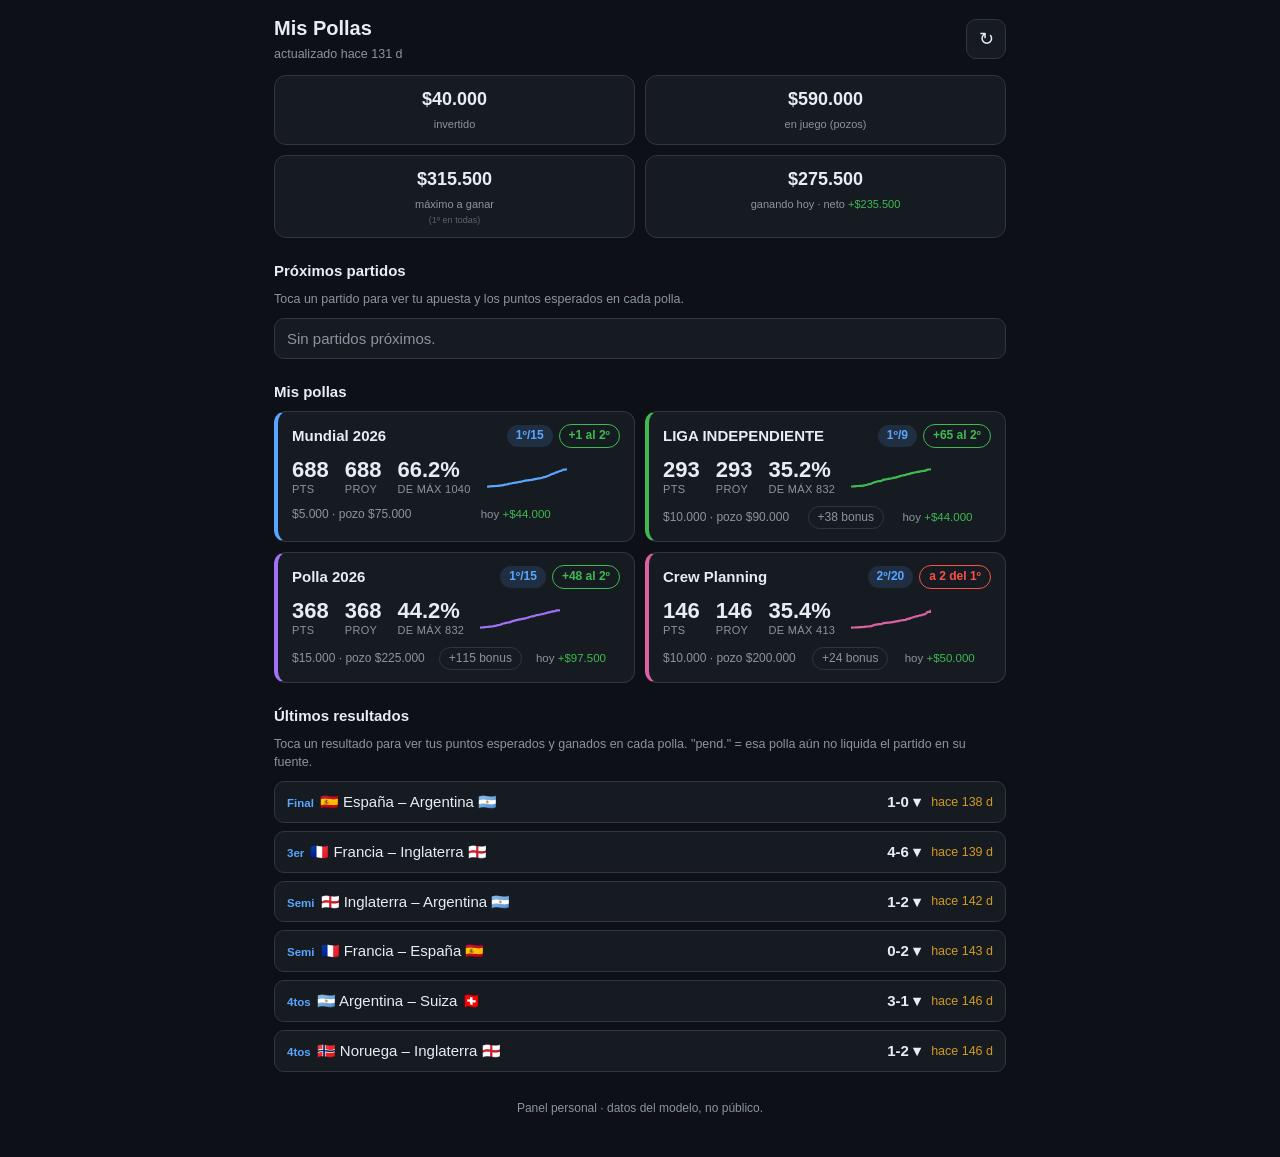
<file: index.html>
<!DOCTYPE html>
<html lang="es">
<head>
<meta charset="utf-8">
<meta name="viewport" content="width=device-width, initial-scale=1, viewport-fit=cover">
<meta name="theme-color" content="#0d1117">
<meta name="robots" content="noindex, nofollow">
<meta name="apple-mobile-web-app-capable" content="yes">
<meta name="apple-mobile-web-app-status-bar-style" content="black-translucent">
<title>Mis Pollas</title>
<link rel="manifest" href="manifest.webmanifest">
<link rel="icon" href="icon.svg" type="image/svg+xml">
<link rel="apple-touch-icon" href="icon.svg">
<link rel="stylesheet" href="styles.css">
</head>
<body>
<div class="wrap">
  <header class="top">
    <div class="ttl">
      <button id="back" class="btn ghost" hidden aria-label="Volver">‹</button>
      <div>
        <h1 id="title">Mis Pollas</h1>
        <div class="muted" id="updated">cargando…</div>
      </div>
    </div>
    <button id="refresh" class="btn" aria-label="Actualizar">↻</button>
  </header>

  <div id="status" class="status" hidden></div>

  <main id="view" aria-busy="true"></main>

  <footer class="foot muted">Panel personal · datos del modelo, no público.</footer>
</div>

<!-- fallback para abrir en file:// (fetch local suele estar bloqueado). Si no existe, se ignora. -->
<script src="data/polla.js" onerror="window.__POLLA_NOJS__=1"></script>
<script src="app.js"></script>
</body>
</html>
</file>
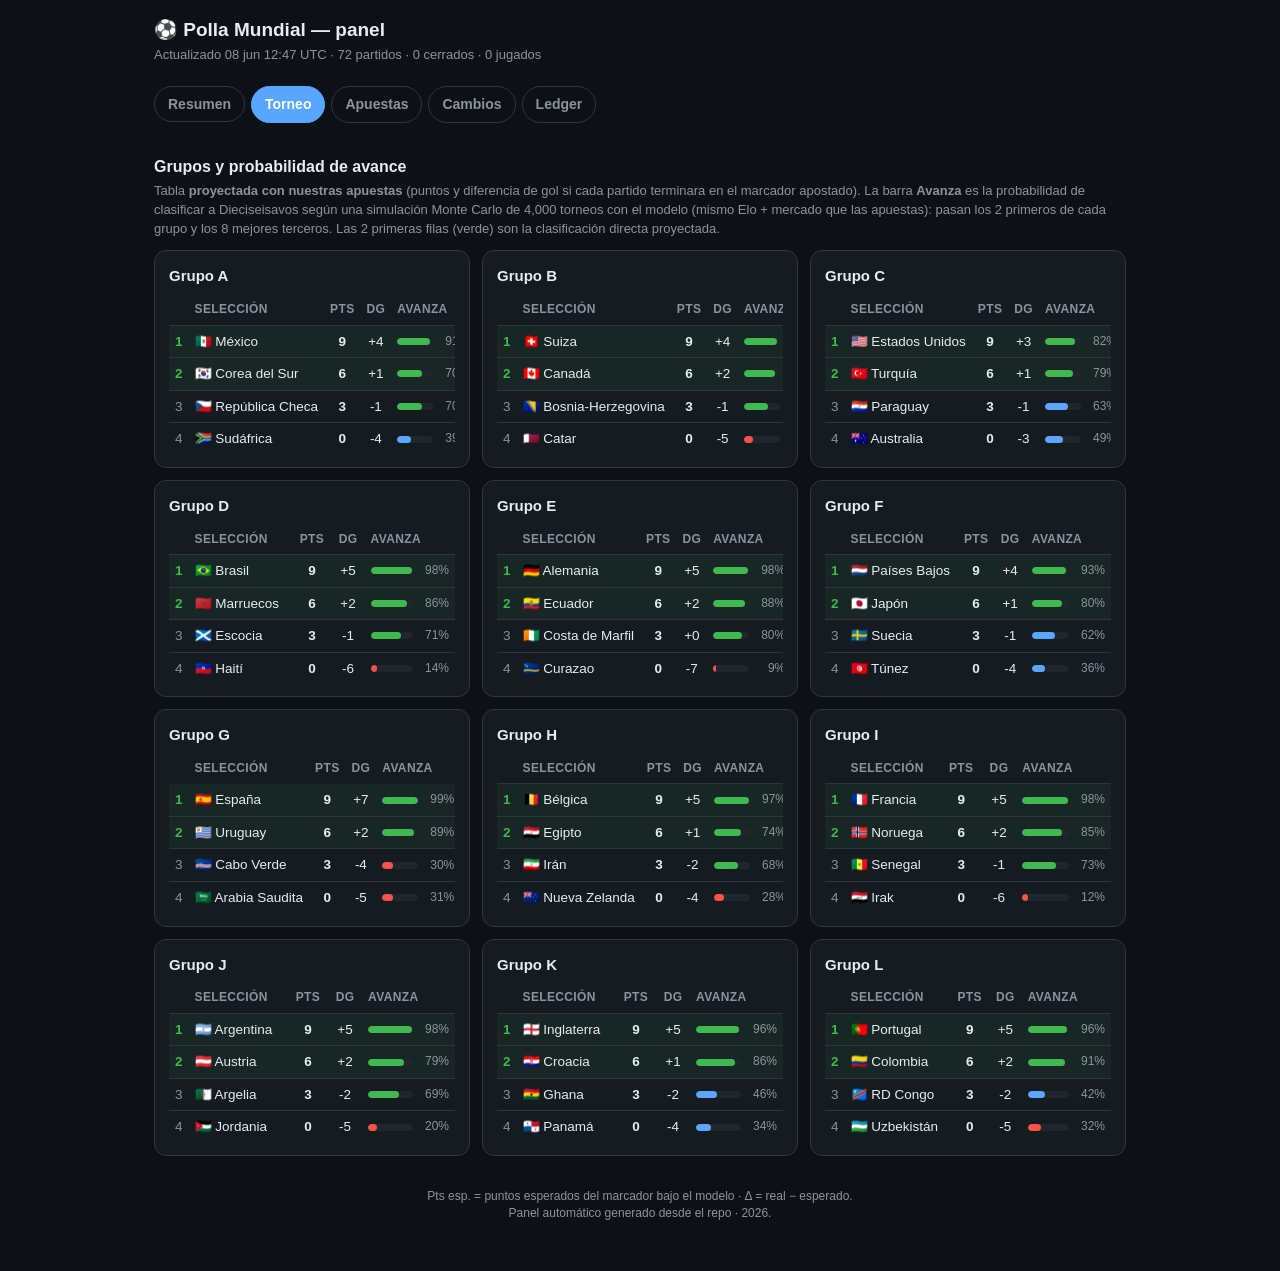
<file: torneo.html>
<!DOCTYPE html>
<html lang="es">
<head>
<meta charset="utf-8">
<meta name="viewport" content="width=device-width, initial-scale=1, viewport-fit=cover">
<meta name="theme-color" content="#0d1117">
<link rel="apple-touch-icon" href="icon.png">
<link rel="icon" href="icon.png">
<title>Torneo — polla</title>

<style>
  :root { --bg:#0d1117; --card:#161b22; --line:#30363d; --txt:#e6edf3; --dim:#8b949e;
           --pos:#3fb950; --neg:#f85149; --accent:#58a6ff; }
  * { box-sizing:border-box; }
  body { margin:0; background:var(--bg); color:var(--txt); font:15px/1.45
         -apple-system,BlinkMacSystemFont,"Segoe UI",Roboto,Helvetica,Arial,sans-serif; }
  .wrap { max-width:1000px; margin:0 auto; padding:14px 14px 48px; }
  header h1 { font-size:19px; margin:2px 0; }
  header .meta { color:var(--dim); font-size:13px; }
  .nav { display:flex; gap:6px; margin:14px 0 8px; flex-wrap:wrap;
          position:sticky; top:0; background:var(--bg); padding:8px 0; z-index:5; }
  .nav a { color:var(--dim); text-decoration:none; font-size:14px; font-weight:600;
            padding:7px 13px; border:1px solid var(--line); border-radius:999px; }
  .nav a.active { color:#fff; background:var(--accent); border-color:var(--accent); }
  .kpis { display:grid; grid-template-columns:repeat(auto-fit,minmax(150px,1fr));
           gap:10px; margin:14px 0; }
  .kpi { background:var(--card); border:1px solid var(--line); border-radius:12px; padding:12px 14px; }
  .kpi-val { font-size:26px; font-weight:700; }
  .kpi-lbl { color:var(--dim); font-size:12px; text-transform:uppercase; letter-spacing:.04em; }
  .kpi-sub { color:var(--dim); font-size:12px; margin-top:4px; }
  section { margin:24px 0; }
  section > h2 { font-size:16px; margin:0 0 4px; }
  .cap { color:var(--dim); font-size:13px; margin:0 0 12px; }
  .chart { position:relative; height:300px; background:var(--card); border:1px solid var(--line);
            border-radius:12px; padding:12px; }
  .grid { display:grid; grid-template-columns:repeat(auto-fill,minmax(300px,1fr)); gap:12px; }
  .card { background:var(--card); border:1px solid var(--line); border-radius:12px; padding:12px 14px; min-width:0; }
  .card h3 { margin:2px 0 8px; font-size:15px; }
  .card .tbl { border:none; border-radius:0; }
  .card td, .card th { padding:6px 6px; }
  td.pos { color:var(--dim); width:14px; text-align:center; }
  tr.qual td.pos { color:var(--pos); font-weight:700; }
  tr.qual { background:rgba(63,185,80,.07); }
  .pcell { display:flex; align-items:center; gap:6px; min-width:72px; }
  .pbar { flex:1; height:7px; background:#21262d; border-radius:5px; overflow:hidden; }
  .pbar span { display:block; height:100%; border-radius:5px; }
  .pbar.hi span { background:var(--pos); }
  .pbar.mid span { background:var(--accent); }
  .pbar.lo span { background:var(--neg); }
  .pnum { color:var(--dim); font-size:12px; min-width:30px; text-align:right; }
  .tbl { overflow-x:auto; -webkit-overflow-scrolling:touch; border:1px solid var(--line); border-radius:12px; }
  table { border-collapse:collapse; width:100%; font-size:13.5px; white-space:nowrap; }
  th, td { padding:8px 10px; text-align:left; border-bottom:1px solid var(--line); }
  thead th { position:sticky; top:0; background:var(--card); color:var(--dim); font-weight:600;
              font-size:12px; text-transform:uppercase; letter-spacing:.03em; user-select:none; }
  thead th.asc::after { content:" \2191"; color:var(--accent); }
  thead th.desc::after { content:" \2193"; color:var(--accent); }
  tbody tr:last-child td { border-bottom:none; }
  td.c, th.c { text-align:center; }
  td.b { font-weight:700; }
  td.ph { color:var(--accent); font-weight:600; }
  td.ko { color:var(--dim); font-size:12.5px; }
  tr.played { background:rgba(63,185,80,.06); }
  tr.locked td { color:var(--dim); }
  .pos { color:var(--pos); } .neg { color:var(--neg); } .zero { color:var(--dim); }
  footer { color:var(--dim); font-size:12px; margin-top:32px; text-align:center; }
  a { color:var(--accent); }
</style>
</head>
<body>
<div class="wrap">
  <header>
    <h1>⚽ Polla Mundial — panel</h1>
    <div class="meta">Actualizado 08 jun 12:47 UTC · 72 partidos · 0 cerrados · 0 jugados</div>
  </header>
  <nav class="nav"><a href="index.html">Resumen</a><a href="torneo.html" class="active">Torneo</a><a href="apuestas.html">Apuestas</a><a href="cambios.html">Cambios</a><a href="ledger.html">Ledger</a></nav>
  
  <section>
    <h2>Grupos y probabilidad de avance</h2>
    <p class="cap">Tabla <b>proyectada con nuestras apuestas</b> (puntos y diferencia de gol si cada partido terminara en el marcador apostado). La barra <b>Avanza</b> es la probabilidad de clasificar a Dieciseisavos según una simulación Monte Carlo de 4,000 torneos con el modelo (mismo Elo + mercado que las apuestas): pasan los 2 primeros de cada grupo y los 8 mejores terceros. Las 2 primeras filas (verde) son la clasificación directa proyectada.</p>
    <div class="grid"><div class="card"><h3>Grupo A</h3><div class="tbl"><table><thead><tr><th></th><th>Selección</th><th class="c">Pts</th><th class="c">DG</th><th>Avanza</th></tr></thead><tbody><tr class="qual"><td class="pos">1</td><td class="match">🇲🇽 México</td><td class="c b">9</td><td class="c">+4</td><td><div class="pcell"><div class="pbar hi"><span style="width:91%"></span></div><span class="pnum">91%</span></div></td></tr><tr class="qual"><td class="pos">2</td><td class="match">🇰🇷 Corea del Sur</td><td class="c b">6</td><td class="c">+1</td><td><div class="pcell"><div class="pbar hi"><span style="width:70%"></span></div><span class="pnum">70%</span></div></td></tr><tr class=""><td class="pos">3</td><td class="match">🇨🇿 República Checa</td><td class="c b">3</td><td class="c">-1</td><td><div class="pcell"><div class="pbar hi"><span style="width:70%"></span></div><span class="pnum">70%</span></div></td></tr><tr class=""><td class="pos">4</td><td class="match">🇿🇦 Sudáfrica</td><td class="c b">0</td><td class="c">-4</td><td><div class="pcell"><div class="pbar mid"><span style="width:39%"></span></div><span class="pnum">39%</span></div></td></tr></tbody></table></div></div><div class="card"><h3>Grupo B</h3><div class="tbl"><table><thead><tr><th></th><th>Selección</th><th class="c">Pts</th><th class="c">DG</th><th>Avanza</th></tr></thead><tbody><tr class="qual"><td class="pos">1</td><td class="match">🇨🇭 Suiza</td><td class="c b">9</td><td class="c">+4</td><td><div class="pcell"><div class="pbar hi"><span style="width:93%"></span></div><span class="pnum">93%</span></div></td></tr><tr class="qual"><td class="pos">2</td><td class="match">🇨🇦 Canadá</td><td class="c b">6</td><td class="c">+2</td><td><div class="pcell"><div class="pbar hi"><span style="width:86%"></span></div><span class="pnum">86%</span></div></td></tr><tr class=""><td class="pos">3</td><td class="match">🇧🇦 Bosnia-Herzegovina</td><td class="c b">3</td><td class="c">-1</td><td><div class="pcell"><div class="pbar hi"><span style="width:66%"></span></div><span class="pnum">66%</span></div></td></tr><tr class=""><td class="pos">4</td><td class="match">🇶🇦 Catar</td><td class="c b">0</td><td class="c">-5</td><td><div class="pcell"><div class="pbar lo"><span style="width:25%"></span></div><span class="pnum">25%</span></div></td></tr></tbody></table></div></div><div class="card"><h3>Grupo C</h3><div class="tbl"><table><thead><tr><th></th><th>Selección</th><th class="c">Pts</th><th class="c">DG</th><th>Avanza</th></tr></thead><tbody><tr class="qual"><td class="pos">1</td><td class="match">🇺🇸 Estados Unidos</td><td class="c b">9</td><td class="c">+3</td><td><div class="pcell"><div class="pbar hi"><span style="width:82%"></span></div><span class="pnum">82%</span></div></td></tr><tr class="qual"><td class="pos">2</td><td class="match">🇹🇷 Turquía</td><td class="c b">6</td><td class="c">+1</td><td><div class="pcell"><div class="pbar hi"><span style="width:79%"></span></div><span class="pnum">79%</span></div></td></tr><tr class=""><td class="pos">3</td><td class="match">🇵🇾 Paraguay</td><td class="c b">3</td><td class="c">-1</td><td><div class="pcell"><div class="pbar mid"><span style="width:63%"></span></div><span class="pnum">63%</span></div></td></tr><tr class=""><td class="pos">4</td><td class="match">🇦🇺 Australia</td><td class="c b">0</td><td class="c">-3</td><td><div class="pcell"><div class="pbar mid"><span style="width:49%"></span></div><span class="pnum">49%</span></div></td></tr></tbody></table></div></div><div class="card"><h3>Grupo D</h3><div class="tbl"><table><thead><tr><th></th><th>Selección</th><th class="c">Pts</th><th class="c">DG</th><th>Avanza</th></tr></thead><tbody><tr class="qual"><td class="pos">1</td><td class="match">🇧🇷 Brasil</td><td class="c b">9</td><td class="c">+5</td><td><div class="pcell"><div class="pbar hi"><span style="width:98%"></span></div><span class="pnum">98%</span></div></td></tr><tr class="qual"><td class="pos">2</td><td class="match">🇲🇦 Marruecos</td><td class="c b">6</td><td class="c">+2</td><td><div class="pcell"><div class="pbar hi"><span style="width:86%"></span></div><span class="pnum">86%</span></div></td></tr><tr class=""><td class="pos">3</td><td class="match">🏴󠁧󠁢󠁳󠁣󠁴󠁿 Escocia</td><td class="c b">3</td><td class="c">-1</td><td><div class="pcell"><div class="pbar hi"><span style="width:71%"></span></div><span class="pnum">71%</span></div></td></tr><tr class=""><td class="pos">4</td><td class="match">🇭🇹 Haití</td><td class="c b">0</td><td class="c">-6</td><td><div class="pcell"><div class="pbar lo"><span style="width:14%"></span></div><span class="pnum">14%</span></div></td></tr></tbody></table></div></div><div class="card"><h3>Grupo E</h3><div class="tbl"><table><thead><tr><th></th><th>Selección</th><th class="c">Pts</th><th class="c">DG</th><th>Avanza</th></tr></thead><tbody><tr class="qual"><td class="pos">1</td><td class="match">🇩🇪 Alemania</td><td class="c b">9</td><td class="c">+5</td><td><div class="pcell"><div class="pbar hi"><span style="width:98%"></span></div><span class="pnum">98%</span></div></td></tr><tr class="qual"><td class="pos">2</td><td class="match">🇪🇨 Ecuador</td><td class="c b">6</td><td class="c">+2</td><td><div class="pcell"><div class="pbar hi"><span style="width:88%"></span></div><span class="pnum">88%</span></div></td></tr><tr class=""><td class="pos">3</td><td class="match">🇨🇮 Costa de Marfil</td><td class="c b">3</td><td class="c">+0</td><td><div class="pcell"><div class="pbar hi"><span style="width:80%"></span></div><span class="pnum">80%</span></div></td></tr><tr class=""><td class="pos">4</td><td class="match">🇨🇼 Curazao</td><td class="c b">0</td><td class="c">-7</td><td><div class="pcell"><div class="pbar lo"><span style="width:9%"></span></div><span class="pnum">9%</span></div></td></tr></tbody></table></div></div><div class="card"><h3>Grupo F</h3><div class="tbl"><table><thead><tr><th></th><th>Selección</th><th class="c">Pts</th><th class="c">DG</th><th>Avanza</th></tr></thead><tbody><tr class="qual"><td class="pos">1</td><td class="match">🇳🇱 Países Bajos</td><td class="c b">9</td><td class="c">+4</td><td><div class="pcell"><div class="pbar hi"><span style="width:93%"></span></div><span class="pnum">93%</span></div></td></tr><tr class="qual"><td class="pos">2</td><td class="match">🇯🇵 Japón</td><td class="c b">6</td><td class="c">+1</td><td><div class="pcell"><div class="pbar hi"><span style="width:80%"></span></div><span class="pnum">80%</span></div></td></tr><tr class=""><td class="pos">3</td><td class="match">🇸🇪 Suecia</td><td class="c b">3</td><td class="c">-1</td><td><div class="pcell"><div class="pbar mid"><span style="width:62%"></span></div><span class="pnum">62%</span></div></td></tr><tr class=""><td class="pos">4</td><td class="match">🇹🇳 Túnez</td><td class="c b">0</td><td class="c">-4</td><td><div class="pcell"><div class="pbar mid"><span style="width:36%"></span></div><span class="pnum">36%</span></div></td></tr></tbody></table></div></div><div class="card"><h3>Grupo G</h3><div class="tbl"><table><thead><tr><th></th><th>Selección</th><th class="c">Pts</th><th class="c">DG</th><th>Avanza</th></tr></thead><tbody><tr class="qual"><td class="pos">1</td><td class="match">🇪🇸 España</td><td class="c b">9</td><td class="c">+7</td><td><div class="pcell"><div class="pbar hi"><span style="width:99%"></span></div><span class="pnum">99%</span></div></td></tr><tr class="qual"><td class="pos">2</td><td class="match">🇺🇾 Uruguay</td><td class="c b">6</td><td class="c">+2</td><td><div class="pcell"><div class="pbar hi"><span style="width:89%"></span></div><span class="pnum">89%</span></div></td></tr><tr class=""><td class="pos">3</td><td class="match">🇨🇻 Cabo Verde</td><td class="c b">3</td><td class="c">-4</td><td><div class="pcell"><div class="pbar lo"><span style="width:30%"></span></div><span class="pnum">30%</span></div></td></tr><tr class=""><td class="pos">4</td><td class="match">🇸🇦 Arabia Saudita</td><td class="c b">0</td><td class="c">-5</td><td><div class="pcell"><div class="pbar lo"><span style="width:31%"></span></div><span class="pnum">31%</span></div></td></tr></tbody></table></div></div><div class="card"><h3>Grupo H</h3><div class="tbl"><table><thead><tr><th></th><th>Selección</th><th class="c">Pts</th><th class="c">DG</th><th>Avanza</th></tr></thead><tbody><tr class="qual"><td class="pos">1</td><td class="match">🇧🇪 Bélgica</td><td class="c b">9</td><td class="c">+5</td><td><div class="pcell"><div class="pbar hi"><span style="width:97%"></span></div><span class="pnum">97%</span></div></td></tr><tr class="qual"><td class="pos">2</td><td class="match">🇪🇬 Egipto</td><td class="c b">6</td><td class="c">+1</td><td><div class="pcell"><div class="pbar hi"><span style="width:74%"></span></div><span class="pnum">74%</span></div></td></tr><tr class=""><td class="pos">3</td><td class="match">🇮🇷 Irán</td><td class="c b">3</td><td class="c">-2</td><td><div class="pcell"><div class="pbar hi"><span style="width:68%"></span></div><span class="pnum">68%</span></div></td></tr><tr class=""><td class="pos">4</td><td class="match">🇳🇿 Nueva Zelanda</td><td class="c b">0</td><td class="c">-4</td><td><div class="pcell"><div class="pbar lo"><span style="width:28%"></span></div><span class="pnum">28%</span></div></td></tr></tbody></table></div></div><div class="card"><h3>Grupo I</h3><div class="tbl"><table><thead><tr><th></th><th>Selección</th><th class="c">Pts</th><th class="c">DG</th><th>Avanza</th></tr></thead><tbody><tr class="qual"><td class="pos">1</td><td class="match">🇫🇷 Francia</td><td class="c b">9</td><td class="c">+5</td><td><div class="pcell"><div class="pbar hi"><span style="width:98%"></span></div><span class="pnum">98%</span></div></td></tr><tr class="qual"><td class="pos">2</td><td class="match">🇳🇴 Noruega</td><td class="c b">6</td><td class="c">+2</td><td><div class="pcell"><div class="pbar hi"><span style="width:85%"></span></div><span class="pnum">85%</span></div></td></tr><tr class=""><td class="pos">3</td><td class="match">🇸🇳 Senegal</td><td class="c b">3</td><td class="c">-1</td><td><div class="pcell"><div class="pbar hi"><span style="width:73%"></span></div><span class="pnum">73%</span></div></td></tr><tr class=""><td class="pos">4</td><td class="match">🇮🇶 Irak</td><td class="c b">0</td><td class="c">-6</td><td><div class="pcell"><div class="pbar lo"><span style="width:12%"></span></div><span class="pnum">12%</span></div></td></tr></tbody></table></div></div><div class="card"><h3>Grupo J</h3><div class="tbl"><table><thead><tr><th></th><th>Selección</th><th class="c">Pts</th><th class="c">DG</th><th>Avanza</th></tr></thead><tbody><tr class="qual"><td class="pos">1</td><td class="match">🇦🇷 Argentina</td><td class="c b">9</td><td class="c">+5</td><td><div class="pcell"><div class="pbar hi"><span style="width:98%"></span></div><span class="pnum">98%</span></div></td></tr><tr class="qual"><td class="pos">2</td><td class="match">🇦🇹 Austria</td><td class="c b">6</td><td class="c">+2</td><td><div class="pcell"><div class="pbar hi"><span style="width:79%"></span></div><span class="pnum">79%</span></div></td></tr><tr class=""><td class="pos">3</td><td class="match">🇩🇿 Argelia</td><td class="c b">3</td><td class="c">-2</td><td><div class="pcell"><div class="pbar hi"><span style="width:69%"></span></div><span class="pnum">69%</span></div></td></tr><tr class=""><td class="pos">4</td><td class="match">🇯🇴 Jordania</td><td class="c b">0</td><td class="c">-5</td><td><div class="pcell"><div class="pbar lo"><span style="width:20%"></span></div><span class="pnum">20%</span></div></td></tr></tbody></table></div></div><div class="card"><h3>Grupo K</h3><div class="tbl"><table><thead><tr><th></th><th>Selección</th><th class="c">Pts</th><th class="c">DG</th><th>Avanza</th></tr></thead><tbody><tr class="qual"><td class="pos">1</td><td class="match">🏴󠁧󠁢󠁥󠁮󠁧󠁿 Inglaterra</td><td class="c b">9</td><td class="c">+5</td><td><div class="pcell"><div class="pbar hi"><span style="width:96%"></span></div><span class="pnum">96%</span></div></td></tr><tr class="qual"><td class="pos">2</td><td class="match">🇭🇷 Croacia</td><td class="c b">6</td><td class="c">+1</td><td><div class="pcell"><div class="pbar hi"><span style="width:86%"></span></div><span class="pnum">86%</span></div></td></tr><tr class=""><td class="pos">3</td><td class="match">🇬🇭 Ghana</td><td class="c b">3</td><td class="c">-2</td><td><div class="pcell"><div class="pbar mid"><span style="width:46%"></span></div><span class="pnum">46%</span></div></td></tr><tr class=""><td class="pos">4</td><td class="match">🇵🇦 Panamá</td><td class="c b">0</td><td class="c">-4</td><td><div class="pcell"><div class="pbar mid"><span style="width:34%"></span></div><span class="pnum">34%</span></div></td></tr></tbody></table></div></div><div class="card"><h3>Grupo L</h3><div class="tbl"><table><thead><tr><th></th><th>Selección</th><th class="c">Pts</th><th class="c">DG</th><th>Avanza</th></tr></thead><tbody><tr class="qual"><td class="pos">1</td><td class="match">🇵🇹 Portugal</td><td class="c b">9</td><td class="c">+5</td><td><div class="pcell"><div class="pbar hi"><span style="width:96%"></span></div><span class="pnum">96%</span></div></td></tr><tr class="qual"><td class="pos">2</td><td class="match">🇨🇴 Colombia</td><td class="c b">6</td><td class="c">+2</td><td><div class="pcell"><div class="pbar hi"><span style="width:91%"></span></div><span class="pnum">91%</span></div></td></tr><tr class=""><td class="pos">3</td><td class="match">🇨🇩 RD Congo</td><td class="c b">3</td><td class="c">-2</td><td><div class="pcell"><div class="pbar mid"><span style="width:42%"></span></div><span class="pnum">42%</span></div></td></tr><tr class=""><td class="pos">4</td><td class="match">🇺🇿 Uzbekistán</td><td class="c b">0</td><td class="c">-5</td><td><div class="pcell"><div class="pbar lo"><span style="width:32%"></span></div><span class="pnum">32%</span></div></td></tr></tbody></table></div></div></div>
  </section>
  <footer>
    Pts esp. = puntos esperados del marcador bajo el modelo · Δ = real − esperado.<br>
    Panel automático generado desde el repo · 2026.
  </footer>
</div>
<script>
  document.querySelectorAll('table.sortable').forEach(function(t){
    var ths = t.tHead.rows[0].cells;
    Array.prototype.forEach.call(ths, function(th, i){
      th.style.cursor='pointer';
      th.addEventListener('click', function(){
        var num = th.dataset.type === 'num';
        var cur = th.classList.contains('asc');
        Array.prototype.forEach.call(ths, function(o){o.classList.remove('asc','desc');});
        th.classList.add(cur ? 'desc' : 'asc');
        var dir = cur ? -1 : 1;
        var rows = Array.prototype.slice.call(t.tBodies[0].rows);
        rows.sort(function(a,b){
          var x = key(a.cells[i], num), y = key(b.cells[i], num);
          return x < y ? -dir : (x > y ? dir : 0);
        });
        rows.forEach(function(r){ t.tBodies[0].appendChild(r); });
      });
    });
    function key(cell, num){
      var v = cell.dataset.sort !== undefined ? cell.dataset.sort : cell.textContent.trim();
      return num ? parseFloat(v) : v.toLowerCase();
    }
  });</script>

</body>
</html>
</file>
<file: styles.css>
:root{
  --bg:#0d1117; --card:#161b22; --line:#30363d; --txt:#e6edf3; --dim:#8b949e;
  --pos:#3fb950; --neg:#f85149; --accent:#58a6ff; --warn:#d29922;
}
*{box-sizing:border-box}
html,body{margin:0}
body{
  background:var(--bg); color:var(--txt);
  font:15px/1.45 -apple-system,BlinkMacSystemFont,"Segoe UI",Roboto,Helvetica,Arial,sans-serif;
  font-variant-numeric:tabular-nums;
}
.wrap{max-width:760px; margin:0 auto; padding:14px 14px 40px}
.muted{color:var(--dim)}
.top{display:flex; align-items:center; justify-content:space-between; gap:10px; margin-bottom:6px}
.top h1{font-size:20px; margin:0}
#updated{font-size:12.5px; margin-top:2px}
.btn{
  background:var(--card); color:var(--txt); border:1px solid var(--line); border-radius:10px;
  width:40px; height:40px; font-size:18px; cursor:pointer; flex:0 0 auto;
}
.btn:active{transform:scale(.96)}
.btn:focus-visible{outline:2px solid var(--accent); outline-offset:2px}

.status{margin:12px 0; padding:10px 12px; border-radius:10px; border:1px solid var(--line);
  background:var(--card); font-size:13.5px}
.status.err{border-color:var(--neg); color:#ffb4ae}

h2{font-size:15px; margin:22px 0 8px}
.cap{color:var(--dim); font-size:12.5px; margin:0 0 10px}

/* KPIs */
.kpis{display:grid; grid-template-columns:repeat(auto-fit,minmax(150px,1fr)); gap:10px; margin:12px 0}
.kpi{background:var(--card); border:1px solid var(--line); border-radius:12px; padding:12px 14px}
.kpi .v{font-size:28px; font-weight:700; line-height:1.1}
.kpi .l{color:var(--dim); font-size:11.5px; text-transform:uppercase; letter-spacing:.04em; margin-top:2px}
.kpi .s{color:var(--dim); font-size:12px; margin-top:4px}

/* próximos cierres */
.next{display:flex; flex-direction:column; gap:8px}
.nx{display:flex; align-items:center; gap:10px; background:var(--card); border:1px solid var(--line);
  border-radius:10px; padding:9px 12px}
.nx .who{flex:1; min-width:0; white-space:nowrap; overflow:hidden; text-overflow:ellipsis}
.nx .pick{font-weight:700}
.nx .cd{color:var(--warn); font-size:12.5px; white-space:nowrap}
.chip{display:inline-block; color:var(--accent); font-weight:600; font-size:11.5px; margin-right:6px}
.nx.live{border-color:var(--warn)}
.nx .cd.live{color:var(--warn); font-weight:700}
.nx .score{font-variant-numeric:tabular-nums; white-space:nowrap}
.nx .score.b{font-weight:700}

/* fila expandible (próximos partidos): apuesta + EP por polla */
.nx.exp{display:block; flex-direction:column; align-items:stretch}
.nx.exp .nx-h{display:flex; align-items:center; gap:10px; cursor:pointer}
.nx.exp .nx-h .who{flex:1; min-width:0; white-space:nowrap; overflow:hidden; text-overflow:ellipsis}
.nx .pick.varia{color:var(--warn)}
.pp-list{display:none; flex-direction:column; gap:6px; margin-top:9px; padding-top:9px; border-top:1px solid var(--line)}
.nx.exp.open .pp-list{display:flex}
.pp{display:flex; align-items:center; gap:8px; font-size:12.5px}
.pp-name{flex:1; color:var(--dim); white-space:nowrap; overflow:hidden; text-overflow:ellipsis}
.pp-pick{font-weight:700}
.pp-ep{color:var(--dim); width:58px; text-align:right; font-variant-numeric:tabular-nums}
.pp-pe{font-weight:700; width:54px; text-align:right; font-variant-numeric:tabular-nums}
.pp-d{width:38px; text-align:right; font-variant-numeric:tabular-nums; font-size:11.5px}

/* tabla */
.tbl{overflow-x:auto; -webkit-overflow-scrolling:touch; border:1px solid var(--line); border-radius:12px}
table{border-collapse:collapse; width:100%; font-size:13.5px; white-space:nowrap}
th,td{padding:8px 10px; text-align:left; border-bottom:1px solid var(--line)}
thead th{position:sticky; top:0; background:var(--card); color:var(--dim); font-weight:600;
  font-size:11.5px; text-transform:uppercase; letter-spacing:.03em; cursor:pointer; user-select:none}
thead th.asc::after{content:" \2191"; color:var(--accent)}
thead th.desc::after{content:" \2193"; color:var(--accent)}
tbody tr:last-child td{border-bottom:none}
td.c,th.c{text-align:center}
td.b{font-weight:700}
td.ph{color:var(--accent); font-weight:600}
td.ko{color:var(--dim); font-size:12.5px}
tr.played{background:rgba(63,185,80,.06)}
.pos{color:var(--pos)} .neg{color:var(--neg)} .zero{color:var(--dim)}

/* nombres responsivos */
.abbr{display:none}
@media (max-width:560px){ .full{display:none} .abbr{display:inline} }

/* cambios */
.changes{display:flex; flex-direction:column; gap:8px}
.cg{background:var(--card); border:1px solid var(--line); border-radius:10px; padding:9px 12px; cursor:pointer}
.cg .row1{display:flex; align-items:center; gap:8px; flex-wrap:wrap}
.cg .score{font-variant-numeric:tabular-nums}
.cg .arrow{color:var(--dim)}
.cg .to{font-weight:700}
.cg .ep{color:var(--dim); font-size:12px; margin-left:auto; white-space:nowrap}
.cg .reason{color:var(--dim); font-size:12.5px; margin-top:5px; display:none}
.cg.open .reason{display:block}
.cg .when{color:var(--dim); font-size:11.5px; margin-top:4px}

.foot{margin-top:28px; text-align:center; font-size:12px}

/* header con boton volver */
.ttl{display:flex; align-items:center; gap:8px; min-width:0}
.btn.ghost{background:transparent; border:none; width:32px; height:36px; font-size:24px; color:var(--dim)}
.btn.ghost:active{transform:scale(.9)}

/* tarjetas de pollas (raiz del hub) */
.pools{display:grid; grid-template-columns:repeat(auto-fit,minmax(260px,1fr)); gap:10px}
.pool{display:block; text-decoration:none; color:var(--txt); background:var(--card);
  border:1px solid var(--line); border-left:4px solid var(--pc,#58a6ff); border-radius:12px;
  padding:12px 14px; transition:border-color .15s, transform .05s}
.pool:active{transform:scale(.99)}
.pool:focus-visible{outline:2px solid var(--pc,#58a6ff); outline-offset:2px}
.pool-h{display:flex; align-items:center; justify-content:space-between; gap:8px}
.pool-name{font-weight:700; font-size:15px; white-space:nowrap; overflow:hidden; text-overflow:ellipsis}
.pool-kpis{display:flex; gap:16px; margin:10px 0 8px}
.pool-kpis div{display:flex; flex-direction:column}
.pool-kpis b{font-size:22px; line-height:1.1}
.pool-kpis span{color:var(--dim); font-size:11px; text-transform:uppercase; letter-spacing:.03em}
.pool-f{display:flex; align-items:center; justify-content:space-between; gap:8px; font-size:12px}
.pool-f .cd{color:var(--warn); white-space:nowrap}
.hoy{font-size:11.5px; color:var(--dim); white-space:nowrap; font-variant-numeric:tabular-nums}
.hoy-row b{font-variant-numeric:tabular-nums}
.badge{background:rgba(88,166,255,.14); color:var(--accent); border-radius:999px;
  padding:2px 9px; font-size:12px; font-weight:600; white-space:nowrap}
.badge.ghost{background:transparent; border:1px solid var(--line); color:var(--dim); font-weight:500}
.pool-badges{display:flex; align-items:center; gap:6px; flex:0 0 auto}
.badge.gap{background:transparent; border:1px solid var(--line); color:var(--dim)}
.badge.gap.pos{color:var(--pos); border-color:var(--pos)}
.badge.gap.neg{color:var(--neg); border-color:var(--neg)}
.dot{width:8px; height:8px; border-radius:50%; display:inline-block; flex:0 0 auto; margin-right:2px}

/* bonus (detalle) */
.bonus{display:grid; grid-template-columns:repeat(auto-fit,minmax(150px,1fr)); gap:8px}
.bo{display:flex; flex-direction:column; gap:2px; background:var(--card); border:1px solid var(--line);
  border-radius:10px; padding:9px 12px}
.bo .bl{color:var(--dim); font-size:11.5px; text-transform:uppercase; letter-spacing:.03em}
.bo .bp{font-weight:700}
.bo .bpts{color:var(--pos); font-size:12px}
.bo .bprob{color:var(--accent); font-weight:700}

/* tira agregada de dinero (raíz) */
.agg{display:grid; grid-template-columns:repeat(2,1fr); gap:10px; margin:12px 0}
.agg div{background:var(--card); border:1px solid var(--line); border-radius:12px; padding:10px 12px; text-align:center}
.agg b{display:block; font-size:18px} .agg div>span{color:var(--dim); font-size:11px}
.agg .mini{display:block; font-size:9px; opacity:.6}

/* sparkline */
.sp{display:flex; align-items:center} .spk{display:block} .spk-flat{font-size:12px}
.pool-kpis{align-items:center}

/* dinero (detalle) */
.money .mcard{background:var(--card); border:1px solid var(--line); border-radius:12px; padding:12px 14px}
.mrow{display:flex; justify-content:space-between; padding:3px 0; font-size:14px}
.prizes{display:flex; gap:8px; flex-wrap:wrap; margin:8px 0 4px}
.pz{background:#0d1117; border:1px solid var(--line); border-radius:8px; padding:4px 9px; font-size:12.5px}
.pz b{color:var(--accent)}
.er{margin-top:8px; font-size:13px; border-top:1px solid var(--line); padding-top:8px}
.er .hint{font-size:11.5px; margin-top:3px}

/* progreso esperado/máx */
.prog{margin:6px 0 4px}
.prog-bar{position:relative; height:14px; background:#0d1117; border:1px solid var(--line); border-radius:8px; overflow:hidden}
.prog-bar .pe{position:absolute; left:0; top:0; bottom:0; opacity:.45}
.prog-bar .pc{position:absolute; left:0; top:0; bottom:0; background:var(--pos)}
.prog-bar .mark{position:absolute; top:0; bottom:0; width:2px; background:#e6edf3; z-index:2}
.prog-lbl{display:flex; justify-content:space-between; gap:6px; color:var(--dim); font-size:11.5px; margin-top:4px}
.prog-lbl .vara{color:var(--txt); font-weight:600}

/* barras por grupo (real / esperado / vara / máx) */
.gbars{display:flex; flex-direction:column; gap:9px; margin-top:8px}
.gbar-h{display:flex; align-items:baseline; justify-content:space-between; gap:8px; font-size:11.5px; margin-bottom:3px}
.gbar-h .gl{font-weight:600; font-size:12.5px}
.gbar-h .muted{font-variant-numeric:tabular-nums}

/* stats chips */
.stats{display:flex; gap:10px; flex-wrap:wrap; margin-top:10px}
.stat{background:var(--card); border:1px solid var(--line); border-radius:10px; padding:8px 12px; text-align:center; flex:1; min-width:90px}
.stat b{display:block; font-size:20px} .stat span{color:var(--dim); font-size:11px}
.stat.vara{border-color:var(--accent)} .stat.vara b{font-size:28px} .stat.vara>span{font-size:12px}
.stat.vara.up b{color:var(--pos)} .stat.vara.down b{color:var(--neg)}

/* barras horizontales */
.bars{display:flex; flex-direction:column; gap:5px; margin-top:8px}
.bar{display:flex; align-items:center; gap:8px; font-size:12.5px}
.bar .bl{width:34px; color:var(--dim); flex:0 0 auto}
.bar .bt{flex:1; height:10px; background:#0d1117; border:1px solid var(--line); border-radius:6px; overflow:hidden}
.bar .bt span{display:block; height:100%}
.bar .bv{width:38px; text-align:right; color:var(--dim); flex:0 0 auto; font-variant-numeric:tabular-nums}
.bigspark{background:var(--card); border:1px solid var(--line); border-radius:12px; padding:12px}
.bigspark .spk{width:100%; height:auto; touch-action:pan-y}
/* selección de tramo (dos toques) sobre los gráficos */
.selband{fill-opacity:.18}
.seledge{stroke-width:1.4; stroke-dasharray:3 2; opacity:.85}
.rangesum{margin:8px 2px 0; font-size:12.5px; color:var(--txt); display:flex; flex-wrap:wrap; align-items:center; gap:4px 10px}
.rangesum[data-empty]{color:var(--dim)}
.rangesum .rs-h{font-size:13px}
.rangesum .rs-x{color:var(--dim); width:100%}
.rangesum .rs-mut{color:var(--dim)}
.rangesum .rs-clear{margin-left:auto; background:var(--card); color:var(--dim); border:1px solid var(--line);
  border-radius:999px; padding:3px 11px; font-size:11.5px; cursor:pointer}
.rangesum .rs-clear:active{transform:scale(.97)}
.tip{position:fixed; z-index:60; background:#161b22; border:1px solid var(--line); color:var(--fg,#e6edf3);
  padding:6px 9px; border-radius:7px; font-size:11px; line-height:1.4; white-space:pre-line;
  pointer-events:none; max-width:72vw; box-shadow:0 6px 18px rgba(0,0,0,.45)}

/* pestañas */
.tabs{display:flex; gap:6px; margin:14px 0 10px; overflow-x:auto; -webkit-overflow-scrolling:touch}
.tab{background:var(--card); color:var(--dim); border:1px solid var(--line); border-radius:999px;
  padding:7px 14px; font-size:13px; cursor:pointer; white-space:nowrap; flex:0 0 auto}
.tab.on{color:var(--txt); border-color:var(--accent); background:rgba(88,166,255,.12)}
.tab:active{transform:scale(.97)}

/* tabla de posiciones (anónima) */
.ml{display:block; background:var(--card); border-radius:8px}
.stand{display:flex; flex-direction:column; gap:4px}
.st-row{display:flex; align-items:center; gap:10px; background:var(--card); border:1px solid var(--line);
  border-radius:8px; padding:7px 12px; font-size:13.5px}
.st-row.me{border-color:var(--accent); background:rgba(88,166,255,.10)}
.st-row .st-pos{width:30px; color:var(--dim)}
.st-row.me .st-pos{color:var(--accent); font-weight:700}
.st-row .st-lbl{flex:1}
.st-row.me .st-lbl{font-weight:700}
.st-row .st-pts{font-weight:700; font-variant-numeric:tabular-nums}

/* resultado provisorio (ESPN, antes de que la plataforma confirme) */
.prov{color:var(--warn); font-weight:700}
tr.prov-row{background:rgba(210,153,34,.08)}
.stat.live{border-color:var(--warn)}
.stat.live b{color:var(--warn)}

@media (prefers-reduced-motion: reduce){ *{transition:none !important} .btn:active{transform:none} }
</file>
